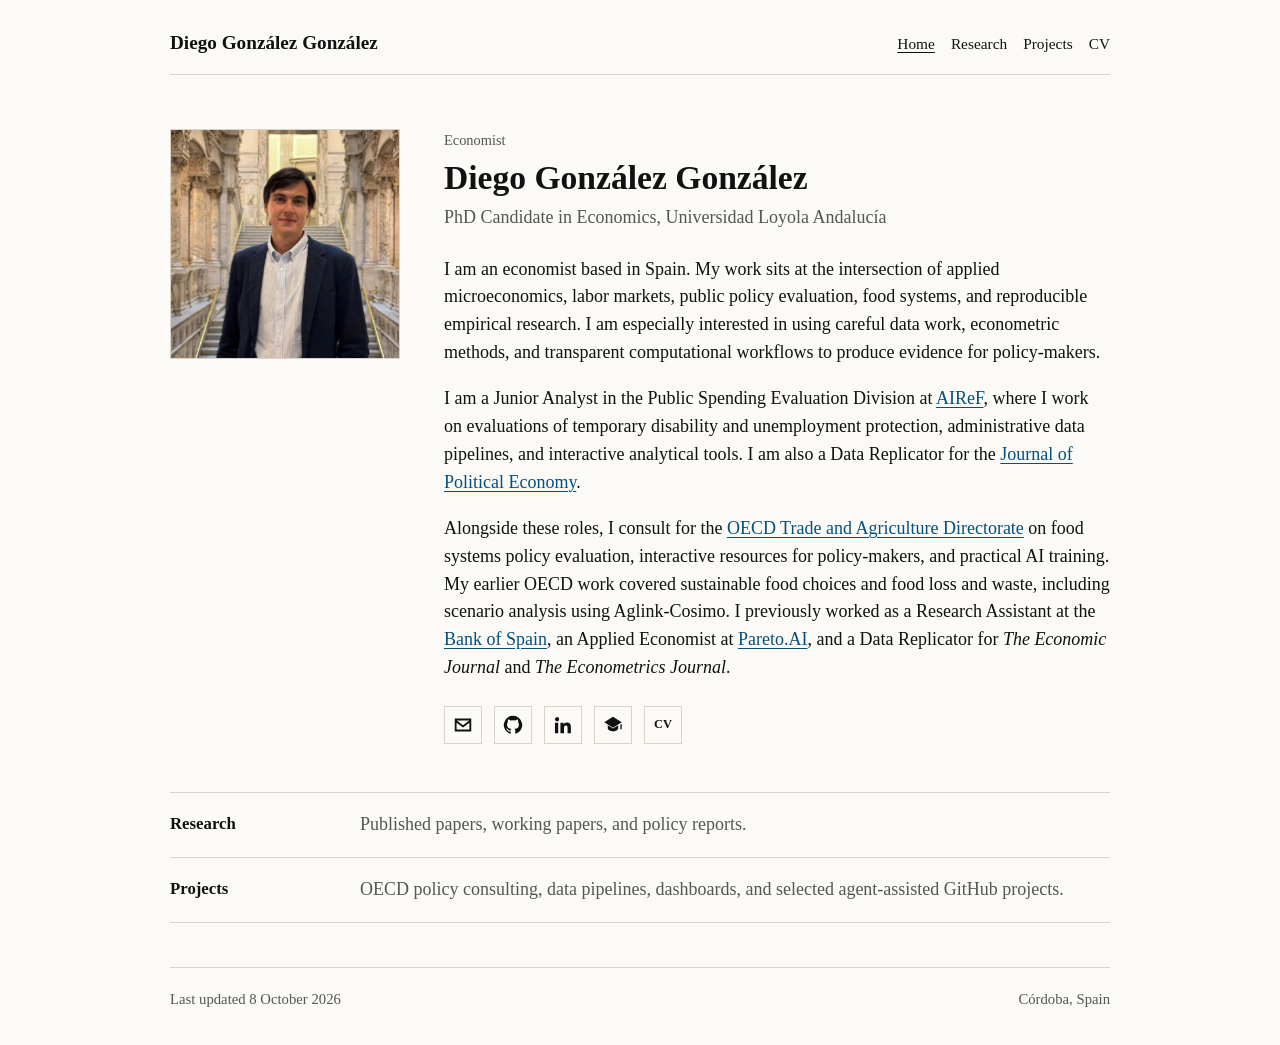
<file: index.html>
<!doctype html>
<html lang="en">
  <head>
    <meta charset="utf-8">
    <meta name="viewport" content="width=device-width, initial-scale=1">
    <meta name="description" content="Diego González González, economist working on applied microeconomics, labor markets, public policy evaluation, food systems, and reproducible empirical research.">
    <title>Diego González González</title>
    <link rel="stylesheet" href="styles.css">
  </head>
  <body>
    <header class="site-header">
      <a class="site-title" href="index.html">Diego González González</a>
      <nav aria-label="Main navigation">
        <a aria-current="page" href="index.html">Home</a>
        <a href="research.html">Research</a>
        <a href="projects.html">Projects</a>
        <a href="Resume_CV_.pdf">CV</a>
      </nav>
    </header>

    <main class="home">
      <section class="intro" aria-labelledby="intro-title">
        <img class="portrait" src="assets/profile.jpg" alt="Diego González González">
        <div>
          <p class="kicker">Economist</p>
          <h1 id="intro-title">Diego González González</h1>
          <p class="subtitle">PhD Candidate in Economics, Universidad Loyola Andalucía</p>

          <p>
            I am an economist based in Spain. My work sits at the intersection of applied
            microeconomics, labor markets, public policy evaluation, food systems, and reproducible
            empirical research. I am especially interested in using careful data work, econometric
            methods, and transparent computational workflows to produce evidence for policy-makers.
          </p>

          <p>
            I am a Junior Analyst in the Public Spending Evaluation Division at
            <a href="https://www.airef.es/en/about-us/">AIReF</a>, where I work on evaluations of
            temporary disability and unemployment protection, administrative data pipelines, and
            interactive analytical tools. I am also a Data
            Replicator for the <a href="https://www.journals.uchicago.edu/journals/jpe/about">Journal
            of Political Economy</a>.
          </p>

          <p>
            Alongside these roles, I consult for the
            <a href="https://www.oecd.org/en/about/directorates/trade-and-agriculture-directorate.html">OECD
            Trade and Agriculture Directorate</a> on food systems policy evaluation, interactive
            resources for policy-makers, and practical AI training. My earlier OECD work covered
            sustainable food choices and food loss and waste, including scenario analysis using
            Aglink-Cosimo. I previously worked as a Research Assistant at the
            <a href="https://www.bde.es/wbe/en/sobre-banco/">Bank of Spain</a>, an Applied Economist
            at <a href="https://pareto.ai/">Pareto.AI</a>, and a Data Replicator for
            <em>The Economic Journal</em> and <em>The Econometrics Journal</em>.
          </p>

          <div class="icon-links" aria-label="External links">
            <a href="mailto:d.gonzalezgonzalez1999@gmail.com" aria-label="Email Diego">
              <svg viewBox="0 0 24 24" aria-hidden="true"><path d="M3 5h18v14H3V5Zm2.2 2 6.8 5.2L18.8 7H5.2Zm13.8 10V9.5l-7 5.3-7-5.3V17h14Z"/></svg>
            </a>
            <a href="https://github.com/dgonzalezgonzalez" aria-label="GitHub profile">
              <svg viewBox="0 0 24 24" aria-hidden="true"><path d="M12 2a10 10 0 0 0-3.2 19.5c.5.1.7-.2.7-.5v-1.9c-2.8.6-3.4-1.2-3.4-1.2-.5-1.1-1.1-1.4-1.1-1.4-.9-.6.1-.6.1-.6 1 .1 1.5 1 1.5 1 .9 1.5 2.3 1.1 2.9.8.1-.6.3-1.1.6-1.3-2.2-.3-4.6-1.1-4.6-4.9 0-1.1.4-2 1-2.7-.1-.3-.4-1.3.1-2.7 0 0 .8-.3 2.8 1a9.4 9.4 0 0 1 5.1 0c1.9-1.3 2.8-1 2.8-1 .5 1.4.2 2.4.1 2.7.6.7 1 1.6 1 2.7 0 3.8-2.3 4.6-4.6 4.9.4.3.7 1 .7 2v2.6c0 .3.2.6.7.5A10 10 0 0 0 12 2Z"/></svg>
            </a>
            <a href="https://www.linkedin.com/in/diego-gonz%C3%A1lez-gonz%C3%A1lez-a61750221" aria-label="LinkedIn profile">
              <svg viewBox="0 0 24 24" aria-hidden="true"><path d="M5 3.5A2.3 2.3 0 1 1 5 8a2.3 2.3 0 0 1 0-4.5ZM3.2 9.5h3.6V21H3.2V9.5Zm6 0h3.4v1.6h.1c.5-.9 1.7-1.9 3.5-1.9 3.7 0 4.4 2.4 4.4 5.6V21H17v-5.5c0-1.3 0-3-1.8-3s-2.1 1.4-2.1 2.9V21H9.2V9.5Z"/></svg>
            </a>
            <a href="https://scholar.google.com/citations?user=RH6dXt0AAAAJ&amp;hl=en" aria-label="Google Scholar profile">
              <svg viewBox="0 0 24 24" aria-hidden="true"><path d="M12 3 2.5 9.1 12 15l9.5-5.9L12 3Zm-5.7 9.2v3.4c0 1.9 3.2 3.4 5.7 3.4s5.7-1.5 5.7-3.4v-3.4L12 15.8l-5.7-3.6ZM20 11.6v5.1h1.5v-6l-1.5.9Z"/></svg>
            </a>
            <a href="Resume_CV_.pdf" aria-label="Download CV">
              <span>CV</span>
            </a>
          </div>
        </div>
      </section>

      <section class="quick-links" aria-label="Main sections">
        <a href="research.html">
          <strong>Research</strong>
          <span>Published papers, working papers, and policy reports.</span>
        </a>
        <a href="projects.html">
          <strong>Projects</strong>
          <span>OECD policy consulting, data pipelines, dashboards, and selected agent-assisted GitHub projects.</span>
        </a>
      </section>
    </main>

    <footer>
      <span>Last updated <time datetime="2026-10-08">8 October 2026</time></span>
      <span>Córdoba, Spain</span>
    </footer>
  </body>
</html>
</file>
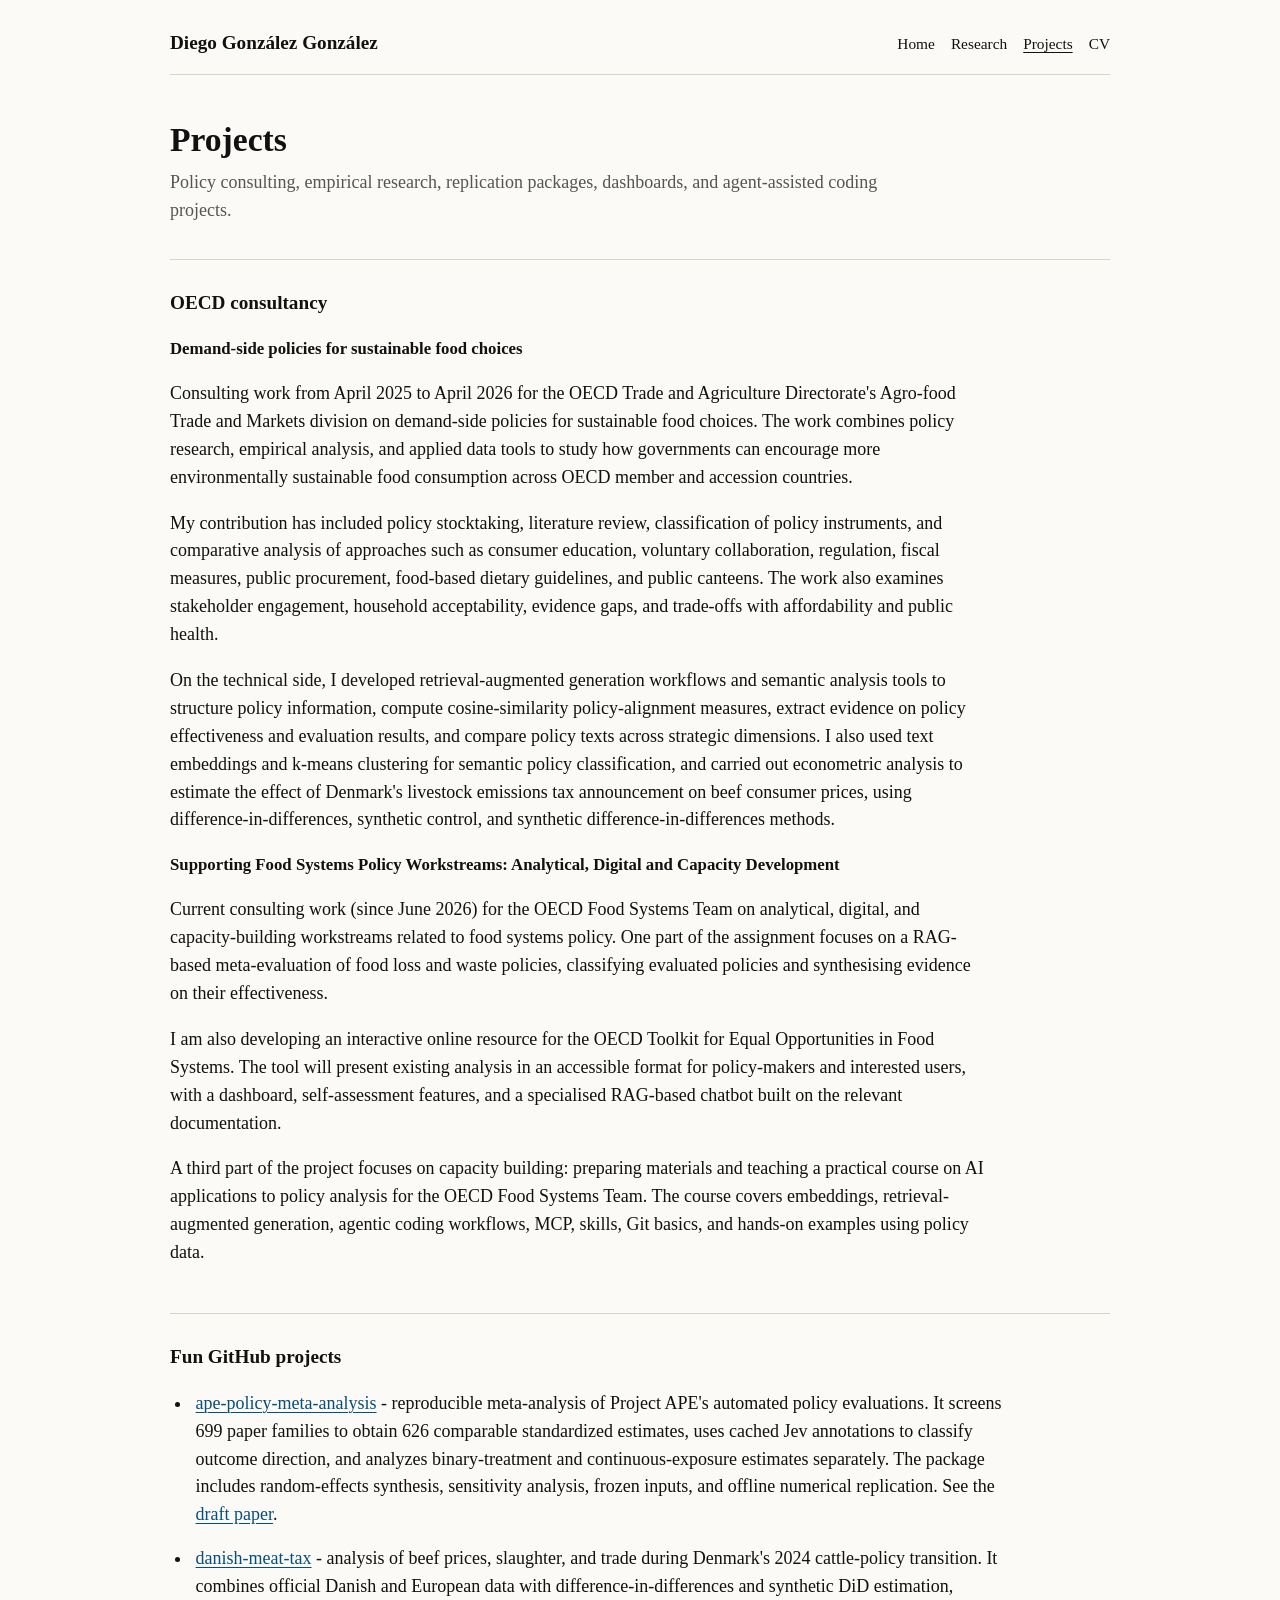
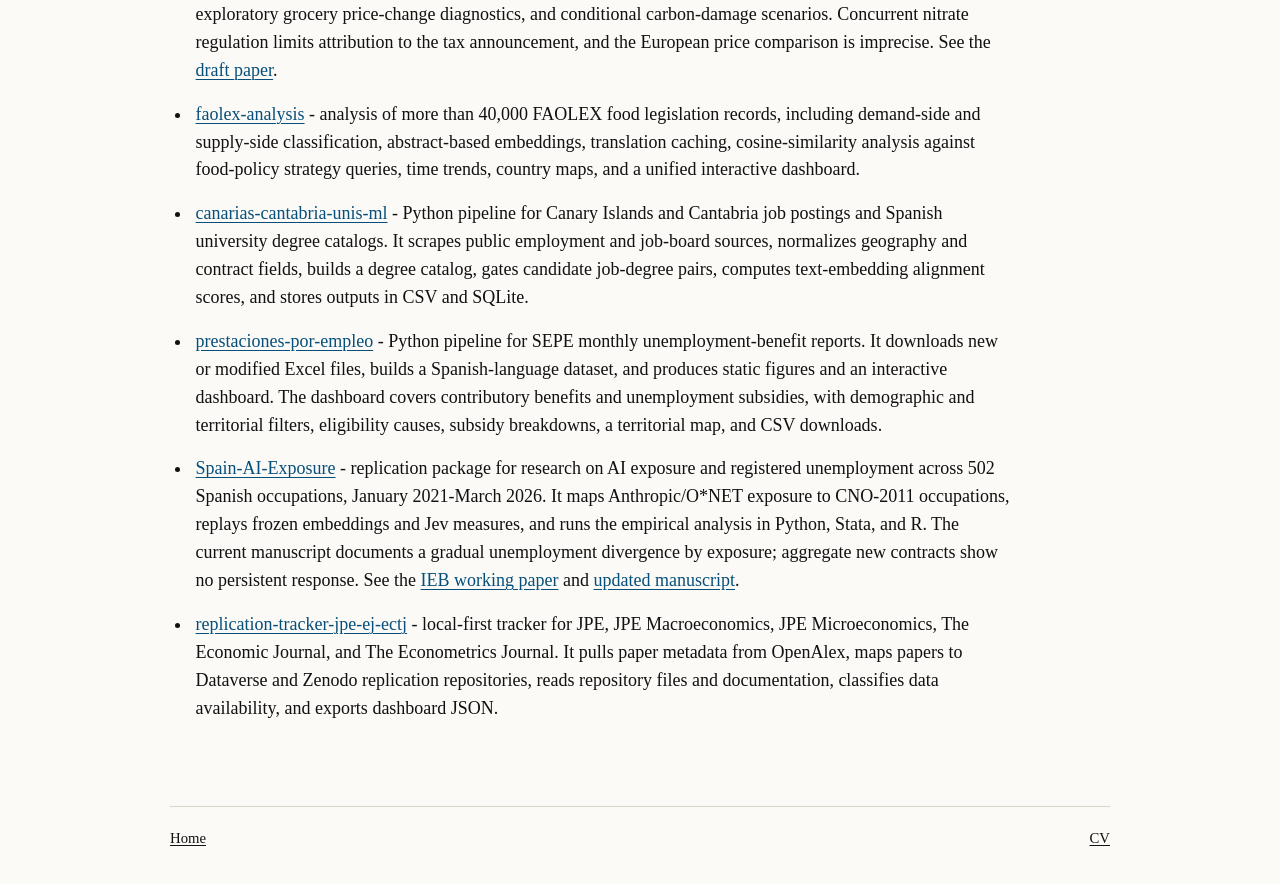
<file: projects.html>
<!doctype html>
<html lang="en">
  <head>
    <meta charset="utf-8">
    <meta name="viewport" content="width=device-width, initial-scale=1">
    <meta name="description" content="Projects by Diego González González.">
    <title>Projects | Diego González González</title>
    <link rel="stylesheet" href="styles.css">
  </head>
  <body>
    <header class="site-header">
      <a class="site-title" href="index.html">Diego González González</a>
      <nav aria-label="Main navigation">
        <a href="index.html">Home</a>
        <a href="research.html">Research</a>
        <a aria-current="page" href="projects.html">Projects</a>
        <a href="Resume_CV_.pdf">CV</a>
      </nav>
    </header>

    <main class="page">
      <header class="page-title">
        <h1>Projects</h1>
        <p>Policy consulting, empirical research, replication packages, dashboards, and agent-assisted coding projects.</p>
      </header>

      <section class="project-list" aria-labelledby="consultancy-title">
        <h2 id="consultancy-title">OECD consultancy</h2>
        <article>
          <h3>Demand-side policies for sustainable food choices</h3>
          <p>
            Consulting work from April 2025 to April 2026 for the OECD Trade and Agriculture
            Directorate's Agro-food Trade and Markets division on demand-side policies for sustainable
            food choices. The work combines policy
            research, empirical analysis, and applied data tools to study how governments can encourage
            more environmentally sustainable food consumption across OECD member and accession
            countries.
          </p>
          <p>
            My contribution has included policy stocktaking, literature review, classification of
            policy instruments, and comparative analysis of approaches such as consumer education,
            voluntary collaboration, regulation, fiscal measures, public procurement, food-based
            dietary guidelines, and public canteens. The work also examines stakeholder engagement,
            household acceptability, evidence gaps, and trade-offs with affordability and public
            health.
          </p>
          <p>
            On the technical side, I developed retrieval-augmented generation workflows and semantic
            analysis tools to structure policy information, compute cosine-similarity policy-alignment
            measures, extract evidence on policy effectiveness and evaluation results, and compare
            policy texts across strategic dimensions. I also used text embeddings and k-means clustering
            for semantic policy classification, and carried out econometric analysis to estimate the
            effect of Denmark's livestock emissions tax announcement on beef consumer prices, using
            difference-in-differences, synthetic control, and synthetic difference-in-differences methods.
          </p>
        </article>

        <article>
          <h3>Supporting Food Systems Policy Workstreams: Analytical, Digital and Capacity Development</h3>
          <p>
            Current consulting work (since June 2026) for the OECD Food Systems Team on analytical, digital, and
            capacity-building workstreams related to food systems policy. One part of the assignment
            focuses on a RAG-based meta-evaluation of food loss and waste policies, classifying
            evaluated policies and synthesising evidence on their effectiveness.
          </p>
          <p>
            I am also developing an interactive online resource for the OECD Toolkit for Equal
            Opportunities in Food Systems. The tool will present existing analysis in an accessible
            format for policy-makers and interested users, with a dashboard, self-assessment features,
            and a specialised RAG-based chatbot built on the relevant documentation.
          </p>
          <p>
            A third part of the project focuses on capacity building: preparing materials and teaching
            a practical course on AI applications to policy analysis for the OECD Food Systems Team.
            The course covers embeddings, retrieval-augmented generation, agentic coding workflows,
            MCP, skills, Git basics, and hands-on examples using policy data.
          </p>
        </article>
      </section>

      <section class="project-list" aria-labelledby="github-title">
        <h2 id="github-title">Fun GitHub projects</h2>
        <ul>
          <li>
            <a href="https://github.com/dgonzalezgonzalez/ape-policy-meta-analysis">ape-policy-meta-analysis</a> - reproducible meta-analysis of Project APE's automated policy evaluations. It screens 699 paper families to obtain 626 comparable standardized estimates, uses cached Jev annotations to classify outcome direction, and analyzes binary-treatment and continuous-exposure estimates separately. The package includes random-effects synthesis, sensitivity analysis, frozen inputs, and offline numerical replication. See the <a href="https://github.com/dgonzalezgonzalez/ape-policy-meta-analysis/blob/main/output/paper/main.pdf">draft paper</a>.
          </li>
          <li>
            <a href="https://github.com/dgonzalezgonzalez/danish-meat-tax">danish-meat-tax</a> - analysis of beef prices, slaughter, and trade during Denmark's 2024 cattle-policy transition. It combines official Danish and European data with difference-in-differences and synthetic DiD estimation, exploratory grocery price-change diagnostics, and conditional carbon-damage scenarios. Concurrent nitrate regulation limits attribution to the tax announcement, and the European price comparison is imprecise. See the <a href="https://github.com/dgonzalezgonzalez/danish-meat-tax/blob/main/paper/main.pdf">draft paper</a>.
          </li>
          <li><a href="https://github.com/dgonzalezgonzalez/faolex-analysis">faolex-analysis</a> - analysis of more than 40,000 FAOLEX food legislation records, including demand-side and supply-side classification, abstract-based embeddings, translation caching, cosine-similarity analysis against food-policy strategy queries, time trends, country maps, and a unified interactive dashboard.</li>
          <li>
            <a href="https://github.com/dgonzalezgonzalez/canarias-cantabria-unis-ml">canarias-cantabria-unis-ml</a> - Python pipeline for Canary Islands and Cantabria job postings and Spanish university degree catalogs. It scrapes public employment and job-board sources, normalizes geography and contract fields, builds a degree catalog, gates candidate job-degree pairs, computes text-embedding alignment scores, and stores outputs in CSV and SQLite.
          </li>
          <li>
            <a href="https://github.com/dgonzalezgonzalez/prestaciones-por-empleo">prestaciones-por-empleo</a> - Python pipeline for SEPE monthly unemployment-benefit reports. It downloads new or modified Excel files, builds a Spanish-language dataset, and produces static figures and an interactive dashboard. The dashboard covers contributory benefits and unemployment subsidies, with demographic and territorial filters, eligibility causes, subsidy breakdowns, a territorial map, and CSV downloads.
          </li>
          <li>
            <a href="https://github.com/dgonzalezgonzalez/Spain-AI-Exposure">Spain-AI-Exposure</a> - replication package for research on AI exposure and registered unemployment across 502 Spanish occupations, January 2021-March 2026. It maps Anthropic/O*NET exposure to CNO-2011 occupations, replays frozen embeddings and Jev measures, and runs the empirical analysis in Python, Stata, and R. The current manuscript documents a gradual unemployment divergence by exposure; aggregate new contracts show no persistent response. See the <a href="https://ieb.ub.edu/wp-content/uploads/2026/09/Doc2026-17_ok.pdf">IEB working paper</a> and <a href="https://github.com/dgonzalezgonzalez/Spain-AI-Exposure/blob/main/paper/main.pdf">updated manuscript</a>.
          </li>
          <li><a href="https://github.com/dgonzalezgonzalez/replication-tracker-jpe-ej-ectj">replication-tracker-jpe-ej-ectj</a> - local-first tracker for JPE, JPE Macroeconomics, JPE Microeconomics, The Economic Journal, and The Econometrics Journal. It pulls paper metadata from OpenAlex, maps papers to Dataverse and Zenodo replication repositories, reads repository files and documentation, classifies data availability, and exports dashboard JSON.</li>
        </ul>
      </section>
    </main>

    <footer>
      <a href="index.html">Home</a>
      <a href="Resume_CV_.pdf">CV</a>
    </footer>
  </body>
</html>
</file>
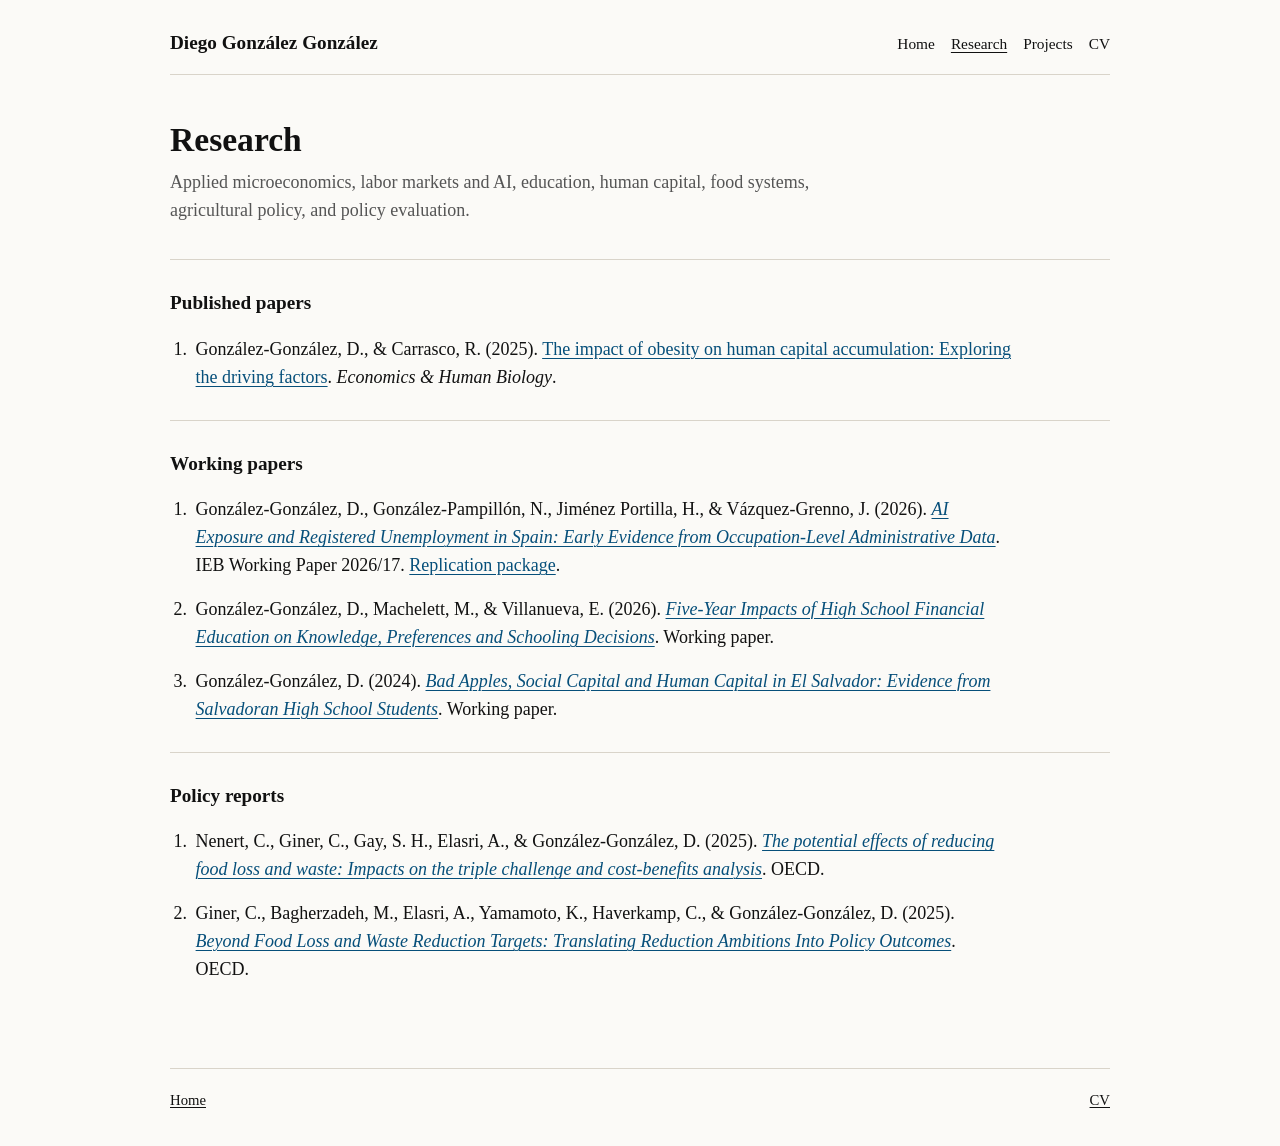
<file: research.html>
<!doctype html>
<html lang="en">
  <head>
    <meta charset="utf-8">
    <meta name="viewport" content="width=device-width, initial-scale=1">
    <meta name="description" content="Research by Diego González González.">
    <title>Research | Diego González González</title>
    <link rel="stylesheet" href="styles.css">
  </head>
  <body>
    <header class="site-header">
      <a class="site-title" href="index.html">Diego González González</a>
      <nav aria-label="Main navigation">
        <a href="index.html">Home</a>
        <a aria-current="page" href="research.html">Research</a>
        <a href="projects.html">Projects</a>
        <a href="Resume_CV_.pdf">CV</a>
      </nav>
    </header>

    <main class="page">
      <header class="page-title">
        <h1>Research</h1>
        <p>Applied microeconomics, labor markets and AI, education, human capital, food systems, agricultural policy, and policy evaluation.</p>
      </header>

      <section class="bibliography" aria-labelledby="published-title">
        <h2 id="published-title">Published papers</h2>
        <ol>
          <li>
            Gonz&aacute;lez-Gonz&aacute;lez, D., &amp; Carrasco, R. (2025). <a href="https://www.sciencedirect.com/science/article/pii/S1570677X2500053X">The impact of obesity on human capital accumulation: Exploring the driving factors</a>. <em>Economics &amp; Human Biology</em>.
          </li>
        </ol>
      </section>

      <section class="bibliography" aria-labelledby="working-title">
        <h2 id="working-title">Working papers</h2>
        <ol>
          <li>
            Gonz&aacute;lez-Gonz&aacute;lez, D., Gonz&aacute;lez-Pampill&oacute;n, N., Jim&eacute;nez Portilla, H., &amp; V&aacute;zquez-Grenno, J. (2026). <a href="https://ieb.ub.edu/wp-content/uploads/2026/09/Doc2026-17_ok.pdf"><em>AI Exposure and Registered Unemployment in Spain: Early Evidence from Occupation-Level Administrative Data</em></a>. IEB Working Paper 2026/17. <a href="https://github.com/dgonzalezgonzalez/Spain-AI-Exposure">Replication package</a>.
          </li>
          <li>
            Gonz&aacute;lez-Gonz&aacute;lez, D., Machelett, M., &amp; Villanueva, E. (2026). <a href="https://ifdm.stanford.edu/sites/g/files/sbiybj30991/files/media/file/five_year_impacts_high_school_attitud.pdf"><em>Five-Year Impacts of High School Financial Education on Knowledge, Preferences and Schooling Decisions</em></a>. Working paper.
          </li>
          <li>
            Gonz&aacute;lez-Gonz&aacute;lez, D. (2024). <a href="https://lup.lub.lu.se/luur/download?func=downloadFile&amp;recordOId=9170087&amp;fileOId=9170088"><em>Bad Apples, Social Capital and Human Capital in El Salvador: Evidence from Salvadoran High School Students</em></a>. Working paper.
          </li>
        </ol>
      </section>

      <section class="bibliography" aria-labelledby="reports-title">
        <h2 id="reports-title">Policy reports</h2>
        <ol>
          <li>
            Nenert, C., Giner, C., Gay, S. H., Elasri, A., &amp; Gonz&aacute;lez-Gonz&aacute;lez, D. (2025). <a href="https://www.oecd.org/en/publications/the-potential-effects-of-reducing-food-loss-and-waste_bd2aedc6-en.html"><em>The potential effects of reducing food loss and waste: Impacts on the triple challenge and cost-benefits analysis</em></a>. OECD.
          </li>
          <li>
            Giner, C., Bagherzadeh, M., Elasri, A., Yamamoto, K., Haverkamp, C., &amp; Gonz&aacute;lez-Gonz&aacute;lez, D. (2025). <a href="https://www.oecd.org/en/publications/beyond-food-loss-and-waste-reduction-targets_59cf6c95-en.html"><em>Beyond Food Loss and Waste Reduction Targets: Translating Reduction Ambitions Into Policy Outcomes</em></a>. OECD.
          </li>
        </ol>
      </section>
    </main>

    <footer>
      <a href="index.html">Home</a>
      <a href="Resume_CV_.pdf">CV</a>
    </footer>
  </body>
</html>
</file>
<file: styles.css>
:root {
  --paper: #fbfaf7;
  --ink: #111;
  --muted: #555;
  --line: #d9d4ca;
  --link: #064f7a;
  --visited: #5c3d7a;
}

* {
  box-sizing: border-box;
}

html {
  scroll-behavior: smooth;
}

body {
  margin: 0;
  color: var(--ink);
  background: var(--paper);
  font-family: Georgia, "Times New Roman", serif;
  font-size: 18px;
  line-height: 1.55;
  overflow-x: hidden;
}

a {
  color: var(--link);
  text-decoration-thickness: 1px;
  text-underline-offset: 0.16em;
}

a:visited,
a:hover,
a:active {
  color: var(--link);
}

.site-header,
main,
footer {
  width: calc(100% - 36px);
  max-width: 940px;
  margin: 0 auto;
}

.site-header {
  display: flex;
  justify-content: space-between;
  gap: 24px;
  align-items: baseline;
  padding: 28px 0 16px;
  border-bottom: 1px solid var(--line);
}

.site-title {
  color: var(--ink);
  font-size: 1.2rem;
  font-weight: 700;
  text-decoration: none;
}

nav {
  display: flex;
  flex-wrap: wrap;
  gap: 16px;
  font-size: 0.96rem;
}

nav a {
  color: var(--ink);
  text-decoration: none;
}

nav a:visited,
nav a:hover,
nav a:active,
.quick-links a:visited,
.quick-links a:hover,
.quick-links a:active,
.icon-links a:visited,
.icon-links a:hover,
.icon-links a:active,
.site-title:visited,
.site-title:hover,
.site-title:active,
footer a:visited,
footer a:hover,
footer a:active {
  color: var(--ink);
}

nav a:hover,
nav a[aria-current="page"] {
  text-decoration: underline;
  text-underline-offset: 0.2em;
}

.home {
  padding: 54px 0 44px;
}

.intro {
  display: grid;
  grid-template-columns: 230px minmax(0, 1fr);
  gap: 44px;
  align-items: start;
}

.intro > *,
.page > *,
.project-list > *,
.bibliography > * {
  min-width: 0;
}

.portrait {
  width: 230px;
  aspect-ratio: 1;
  object-fit: cover;
  border: 1px solid var(--line);
}

.kicker {
  margin: 0 0 8px;
  color: var(--muted);
  font-size: 0.9rem;
}

h1 {
  margin: 0 0 6px;
  font-size: 2.1rem;
  line-height: 1.15;
  overflow-wrap: anywhere;
}

.subtitle {
  margin: 0 0 24px;
  color: var(--muted);
}

.icon-links {
  display: flex;
  flex-wrap: wrap;
  gap: 12px;
  margin-top: 24px;
  align-items: center;
}

.icon-links a {
  display: inline-grid;
  width: 38px;
  height: 38px;
  place-items: center;
  color: var(--ink);
  border: 1px solid var(--line);
  text-decoration: none;
}

.icon-links a:hover {
  border-color: var(--ink);
}

.icon-links svg {
  width: 22px;
  height: 22px;
  fill: currentColor;
}

.icon-links span {
  font-size: 0.78rem;
  font-weight: 700;
  letter-spacing: 0;
}

.quick-links {
  display: grid;
  gap: 0;
  margin-top: 48px;
  border-top: 1px solid var(--line);
}

.quick-links a {
  display: grid;
  grid-template-columns: 170px minmax(0, 1fr);
  gap: 20px;
  padding: 18px 0;
  color: var(--ink);
  border-bottom: 1px solid var(--line);
  text-decoration: none;
}

.quick-links strong {
  font-size: 1.05rem;
}

.quick-links span {
  color: var(--muted);
}

.page {
  padding: 46px 0 56px;
}

.page-title {
  margin-bottom: 34px;
}

.page-title p {
  max-width: 720px;
  margin: 10px 0 0;
  color: var(--muted);
}

.bibliography,
.project-list {
  padding: 28px 0;
  border-top: 1px solid var(--line);
}

h2 {
  margin: 0 0 18px;
  font-size: 1.2rem;
}

h3 {
  margin: 0 0 8px;
  font-size: 1.05rem;
}

.bibliography ol,
.project-list ul {
  margin: 0;
  padding-left: 1.35rem;
}

.bibliography li,
.project-list li {
  max-width: 820px;
  margin-bottom: 16px;
  padding-left: 0.25rem;
}

.bibliography li:last-child,
.project-list li:last-child {
  margin-bottom: 0;
}

.project-list article {
  max-width: 820px;
}

footer {
  display: flex;
  justify-content: space-between;
  gap: 18px;
  padding: 20px 0 34px;
  border-top: 1px solid var(--line);
  color: var(--muted);
  font-size: 0.92rem;
}

footer a {
  color: var(--ink);
}

@media (max-width: 760px) {
  body {
    font-size: 17px;
  }

  .site-header {
    display: block;
  }

  .site-header,
  main,
  footer {
    width: 100%;
    max-width: none;
    padding-left: 16px;
    padding-right: 16px;
  }

  .home {
    padding: 40px 16px 36px;
  }

  .page {
    padding: 36px 16px 44px;
  }

  h1 {
    font-size: 1.58rem;
  }

  .subtitle {
    font-size: 0.96rem;
  }

  nav {
    margin-top: 12px;
  }

  .intro {
    display: block;
    grid-template-columns: 1fr;
  }

  .intro > div {
    width: 100%;
    max-width: 100%;
    overflow: visible;
  }

  .portrait {
    width: min(240px, 100%);
    max-width: 100%;
    margin-bottom: 24px;
  }

  p,
  li,
  .subtitle {
    max-width: 100%;
    overflow-wrap: anywhere;
    word-break: normal;
  }

  .quick-links a {
    grid-template-columns: 1fr;
    gap: 4px;
  }

  footer {
    flex-direction: column;
    align-items: flex-start;
    gap: 8px;
  }
}
</file>
